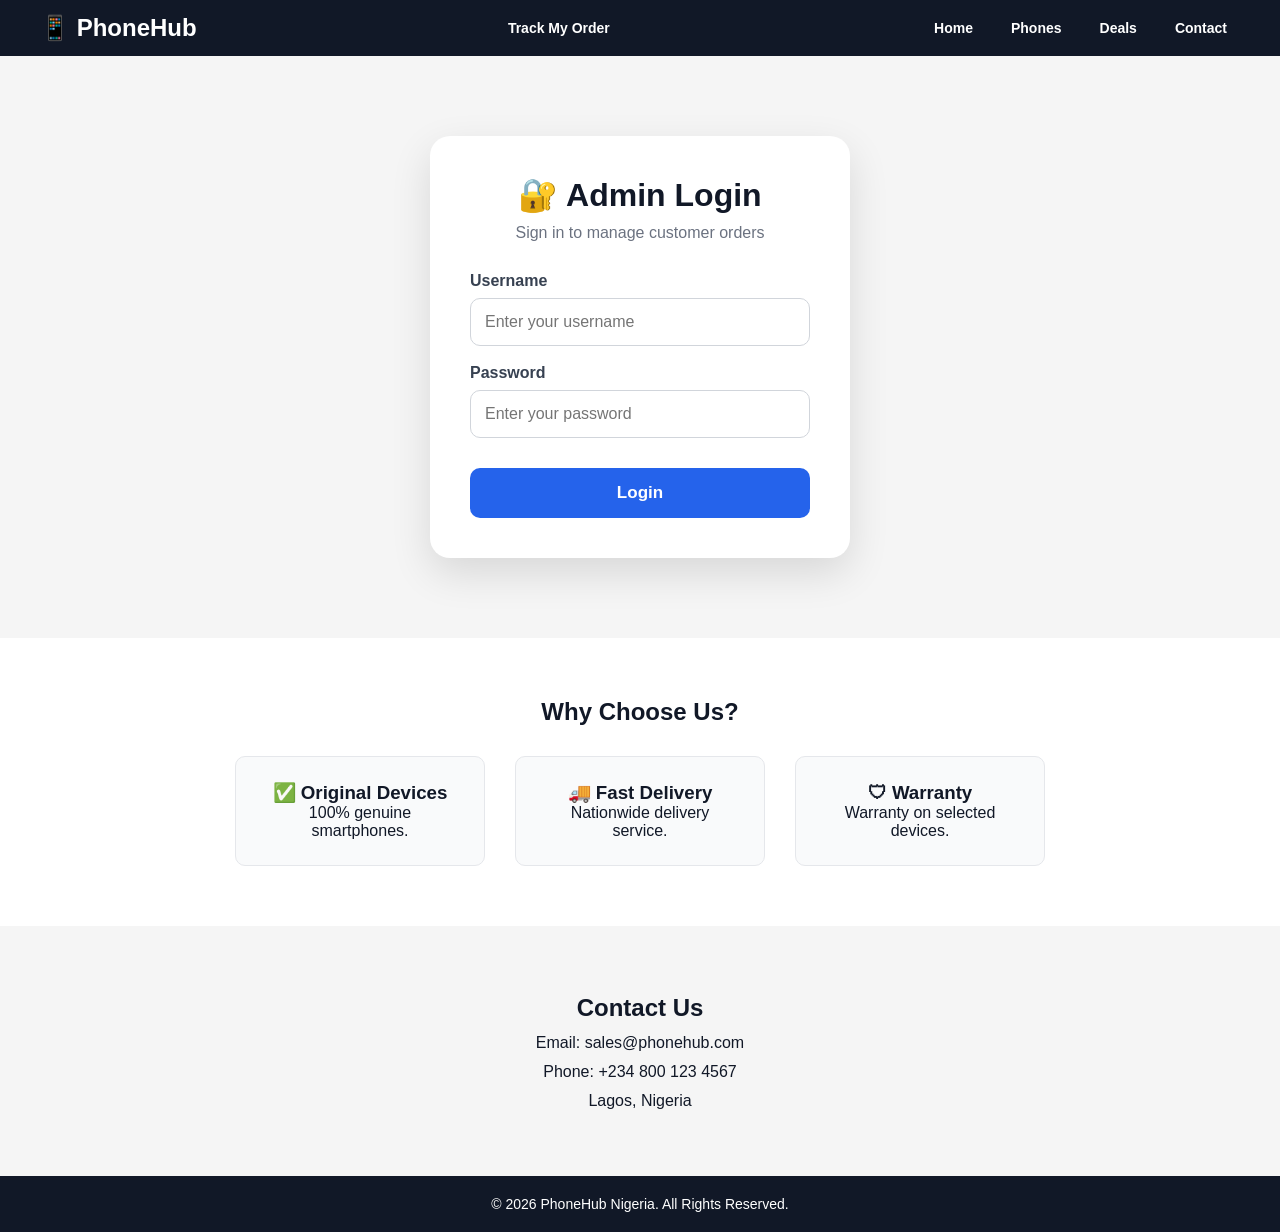
<file: templates/login.html>
<!DOCTYPE html>
<html lang="en">

<head>
    <meta charset="UTF-8">
    <meta name="viewport" content="width=device-width, initial-scale=1.0">
    <title>PhoneHub Nigeria</title>
    <link rel="stylesheet" href="../static/style.css">
    <!-- <img src="/static/images/iphone.jpg"> -->

    <style>
        .login-section {
            display: flex;
            justify-content: center;
            align-items: center;
            padding: 80px 20px;
        }

        .login-card {
            width: 100%;
            max-width: 420px;
            background: white;
            padding: 40px;
            border-radius: 20px;
            box-shadow: 0 15px 40px rgba(0, 0, 0, .12);
            text-align: center;
        }

        .login-card h1 {
            color: #111827;
            margin-bottom: 10px;
        }

        .login-card p {
            color: #6b7280;
            margin-bottom: 30px;
        }

        .login-card label {
            display: block;
            text-align: left;
            margin-top: 18px;
            font-weight: bold;
            color: #374151;
        }

        .login-card input {
            width: 100%;
            padding: 14px;
            margin-top: 8px;
            border: 1px solid #d1d5db;
            border-radius: 10px;
            font-size: 16px;
            box-sizing: border-box;
        }

        .login-card input:focus {
            outline: none;
            border-color: #2563eb;
            box-shadow: 0 0 8px rgba(37, 99, 235, .25);
        }

        .login-card button {
            width: 100%;
            margin-top: 30px;
            padding: 15px;
            border: none;
            border-radius: 10px;
            background: #2563eb;
            color: white;
            font-size: 17px;
            font-weight: bold;
            cursor: pointer;
            transition: .3s;
        }

        .login-card button:hover {
            background: #1d4ed8;
            transform: translateY(-2px);
        }
        
    </style>

</head>

<body>

    <nav>
        <div class="logo">📱 PhoneHub</div>
        <ul>
            <li><a href="/track">Track My Order</a></li>
        </ul>

        <ul>
            <li><a href="#">Home</a></li>
            <li><a href="#">Phones</a></li>
            <li><a href="#">Deals</a></li>
            <li><a href="#">Contact</a></li>
        </ul>
    </nav>





    <div class="login-section">
        <div class="login-card">
            <h1>🔐 Admin Login</h1>
            <p>Sign in to manage customer orders</p>
            <form action="/login" method="POST">
                <label>Username</label>
                <input type="text" name="adminname" placeholder="Enter your username" required>
                <label>Password</label>
                <input type="password" name="adminpassword" placeholder="Enter your password" required>
                <button type="submit"> Login </button>
            </form>
        </div>
    </div>





    <section class="features">
        <h2>Why Choose Us?</h2>

        <div class="feature-boxes">

            <div class="feature">
                <h3>✅ Original Devices</h3>
                <p>100% genuine smartphones.</p>
            </div>

            <div class="feature">
                <h3>🚚 Fast Delivery</h3>
                <p>Nationwide delivery service.</p>
            </div>

            <div class="feature">
                <h3>🛡 Warranty</h3>
                <p>Warranty on selected devices.</p>
            </div>

        </div>
    </section>

    <section class="contact">
        <h2>Contact Us</h2>
        <p>Email: sales@phonehub.com</p>
        <p>Phone: +234 800 123 4567</p>
        <p>Lagos, Nigeria</p>
    </section>

    <footer>
        <p>© 2026 PhoneHub Nigeria. All Rights Reserved.</p>
    </footer>

</body>

</html>
</file>
<file: static/style.css>
* {
    margin: 0;
    padding: 0;
    box-sizing: border-box;
    font-family: Arial, sans-serif;
}

html {
    scroll-behavior: smooth;
}

body {
    background: #f5f5f5;
    color: #111827;
}

/* Navigation */
/* Navigation */
nav {
    background: #111827;
    padding: 14px 40px;
    display: flex;
    justify-content: space-between;
    align-items: center;
    gap: 20px;
    position: sticky;
    top: 0;
    z-index: 100;
}

.logo {
    font-size: 24px;
    font-weight: bold;
    color: white;
    text-decoration: none;
    white-space: nowrap;
}

nav ul {
    display: flex;
    align-items: center;
    list-style: none;
    gap: 12px;
    margin: 0;
    padding: 0;
}

nav ul li a {
    text-decoration: none;
    color: white;
    font-weight: 600;
    font-size: 14px;
    padding: 8px 12px;
    border: 1px solid transparent;
    transition: all 0.3s ease;
    border-radius: 6px;
    white-space: nowrap;
}

nav ul li a:hover {
    border-color: white;
    background: rgba(255, 255, 255, 0.08);
}

.nav-cart-btn {
    background: #2563eb;
}

.nav-cart-btn:hover {
    background: #1d4ed8;
    border-color: transparent !important;
}

/* Navbar Search Form */
nav .nav-search {
    display: flex;
    align-items: center;
    gap: 8px;
    flex: 1;
    max-width: 480px;
}

nav .nav-search input,
nav .nav-search select,
nav .nav-search button {
    padding: 8px 12px;
    border-radius: 6px;
    border: 1px solid #374151;
    outline: none;
    font-size: 14px;
}

nav .nav-search input {
    flex: 2;
    background: #1f2937;
    color: white;
}

nav .nav-search select {
    background: #1f2937;
    color: white;
    cursor: pointer;
}

nav .nav-search button {
    background: #2563eb;
    color: white;
    border: none;
    font-weight: bold;
    cursor: pointer;
    transition: background 0.3s;
}

nav .nav-search button:hover {
    background: #1d4ed8;
}

.cart-btn{
    background:#2563eb;
    padding:12px 18px;
    border-radius:8px;
}

/* Hero Section */
.hero {
    min-height: 75vh;
    display: flex;
    justify-content: space-between;
    align-items: center;
    padding: 40px 80px;
    gap: 40px;
    background: #ffffff;
}

.hero-text {
    flex: 1;
}

.hero-tagline {
    color: #2563eb;
    font-weight: bold;
    text-transform: uppercase;
    letter-spacing: 1px;
    font-size: 14px;
}

.hero-title {
    font-size: 44px;
    margin: 12px 0 18px 0;
    line-height: 1.2;
}

.hero-description {
    color: #4b5563;
    font-size: 16px;
    line-height: 1.5;
    margin-bottom: 25px;
}

.hero-actions {
    display: flex;
    gap: 15px;
}

.hero-image {
    flex: 1;
    display: flex;
    justify-content: center;
}

.hero-image img {
    max-width: 100%;
    max-height: 400px;
    object-fit: contain;
    border-radius: 12px;
}

/* Buttons */
.btn {
    padding: 12px 24px;
    text-decoration: none;
    border-radius: 8px;
    font-weight: bold;
    display: inline-block;
    transition: background 0.3s;
}

.btn-primary {
    background: #2563eb;
    color: white;
}

.btn-primary:hover {
    background: #1d4ed8;
}

.btn-secondary {
    background: #e5e7eb;
    color: #111827;
}

.btn-secondary:hover {
    background: #d1d5db;
}


.product-container{
    display:flex;
    gap:40px;
    background:white;
    padding:30px;
    border-radius:15px;
    box-shadow:0 8px 20px rgba(0,0,0,.1);
    margin:40px auto;
    max-width:1100px;
}

.product-image{
    flex:1;
    display:flex;
    justify-content:center;
    align-items:center;
}

.product-image img{
    width:100%;
    max-width:350px;
    border-radius:12px;
    transition:.3s;
}

.product-image img:hover{
    transform:scale(1.05);
}


.product-info{
    flex:1;
}

.product-info h1{
    font-size:36px;
    margin-bottom:15px;
}

.product-info p{
    font-size:18px;
    margin:12px 0;
}

.product-info p:first-of-type{
    font-size:30px;
    color:#0a8f3d;
    font-weight:bold;
}

/* Products Section */
.products {
    padding: 60px 80px;
}

.products h2 {
    text-align: center;
    margin-bottom: 30px;
    font-size: 32px;
}

.search-info {
    text-align: center;
    margin-bottom: 20px;
    color: #4b5563;
    font-weight: 500;
}

.error-message {
    text-align: center;
    color: #dc2626;
    margin-bottom: 20px;
    font-weight: bold;
}

.product-grid {
    display: grid;
    grid-template-columns: repeat(auto-fill, minmax(240px, 1fr));
    gap: 25px;
}

/* Product Card */
.card {
    background: white;
    border-radius: 12px;
    padding: 20px;
    text-align: center;
    box-shadow: 0 4px 12px rgba(0, 0, 0, 0.05);
    transition: transform 0.3s ease, box-shadow 0.3s ease;
    display: flex;
    flex-direction: column;
    justify-content: space-between;
}

.card:hover {
    transform: translateY(-6px);
    box-shadow: 0 8px 20px rgba(0, 0, 0, 0.1);
}

.card img {
    width: 100%;
    height: 200px;
    object-fit: contain;
    border-radius: 8px;
    margin-bottom: 12px;
}

.brand {
    color: #6b7280;
    font-size: 12px;
    font-weight: bold;
    text-transform: uppercase;
    letter-spacing: 0.5px;
}

.card h3 {
    font-size: 18px;
    margin: 6px 0;
}

.price {
    color: #2563eb;
    font-size: 20px;
    font-weight: bold;
    margin: 8px 0 15px 0;
}

.buy-btn {
    width: 100%;
    background: #111827;
    color: white;
    border: none;
    padding: 10px 18px;
    border-radius: 6px;
    cursor: pointer;
    font-weight: bold;
    transition: background 0.3s;
}

.back-btn{
    display:inline-block;
    margin-top:20px;
    text-decoration:none;
    color:#333;
    font-weight:bold;
}

.buy-btn:hover {
    background: #2563eb;
}

/* Features */
.features {
    background: white;
    padding: 60px;
}

.features h2 {
    text-align: center;
    margin-bottom: 30px;
}

.feature-boxes {
    display: flex;
    justify-content: center;
    gap: 30px;
    flex-wrap: wrap;
}

.feature {
    width: 250px;
    background: #f9fafb;
    padding: 25px;
    border-radius: 10px;
    text-align: center;
    border: 1px solid #e5e7eb;
}

/* Contact */
.contact {
    padding: 60px;
    text-align: center;
    line-height: 1.8;
}

/* Footer */
footer {
    background: #111827;
    color: white;
    text-align: center;
    padding: 20px;
    font-size: 14px;
}

.details-btn {
    text-decoration: none;
    color: white;
    background: #2563eb;
    padding: 10px 18px;
    border-radius: 6px;
    display: inline-block;
    margin-bottom: 10px;
}


.cart-image img{
    width: 150px;
    height: 150px;
    object-fit: contain;
}
.cart-image{
    width: 200px;
    display: flex;
    justify-content: center;
    align-items: center;
}
.cart-card{
     display:flex;
    align-items:center; 
     gap:30px;
    background:white;
    padding:30px;
    border-radius:15px;
    margin-bottom:20px;
    box-shadow:0 4px 15px rgba(0,0,0,.08); 
}

.cart-container{
    width:90%;
    max-width:1100px;
    margin:auto;
}

.remove-btn{
    background:#dc2626;
    color:white;
    border:none;
    padding:10px 18px;
    border-radius:8px;
    cursor:all-scroll;
    margin-top:15px;
}

.remove-btn:hover{
    background:#b91c1c;
}

.cart-footer{
    text-align:right;
    margin-top:30px;
}

.checkout-btn{
    background:#2563eb;
    color:white;
    border:none;
    padding:14px 30px;
    border-radius:8px;
    cursor:crosshair;
    font-size:18px;
    font-weight:bold;
}

.checkout-btn:hover{
    background:#1d4ed8;
}

.nav-actions a{
    text-decoration:none;
    color:white;
    background:#2563eb;
    padding:10px 16px;
    border-radius:8px;
}

.nav-actions a:hover{
    background:#1d4ed8;
}

.empty-cart{
    text-align:center;
    background:white;
    padding:60px;
    border-radius:15px;
}

.logo a {
    text-decoration: none;
    color: inherit; /* Keeps the text color matching your design */
}


        /* General Cart Page Layout */
.cart-page-body {
    background-color: #f8fafc;
    font-family: 'Segoe UI', Tahoma, Geneva, Verdana, sans-serif;
    color: #1e293b;
    margin: 0;
    padding-bottom: 60px;
}

.cart-wrapper {
    max-width: 1200px;
    margin: 40px auto;
    padding: 0 20px;
}

.cart-title {
    font-size: 2rem;
    font-weight: 700;
    margin-bottom: 25px;
    display: flex;
    align-items: center;
    gap: 10px;
}

.item-badge {
    font-size: 1.2rem;
    color: #64748b;
}

/* Two-column Layout Grid */
.cart-grid {
    display: grid;
    grid-template-columns: 2fr 1fr;
    gap: 30px;
    align-items: start;
}

@media (max-width: 868px) {
    .cart-grid {
        grid-template-columns: 1fr;
    }
}

/* Cart Item Card Styling */
.cart-items-list {
    display: flex;
    flex-direction: column;
    gap: 20px;
}

.cart-card {
    background: #ffffff;
    border-radius: 12px;
    padding: 20px;
    display: flex;
    gap: 20px;
    box-shadow: 0 4px 6px -1px rgba(0, 0, 0, 0.05), 0 2px 4px -1px rgba(0, 0, 0, 0.03);
    border: 1px solid #e2e8f0;
    transition: transform 0.2s ease;
}

.cart-card:hover {
    transform: translateY(-2px);
}

.cart-image-wrapper {
    width: 110px;
    height: 110px;
    background: #f1f5f9;
    border-radius: 8px;
    display: flex;
    align-items: center;
    justify-content: center;
    overflow: hidden;
    flex-shrink: 0;
}

.cart-image-wrapper img {
    width: 100%;
    height: 100%;
    object-fit: cover;
}

.cart-info {
    flex-grow: 1;
    display: flex;
    flex-direction: column;
    justify-content: space-between;
}

.cart-item-header {
    display: flex;
    justify-content: space-between;
    align-items: flex-start;
}

.cart-item-header h2 {
    font-size: 1.15rem;
    margin: 0 0 5px 0;
    color: #0f172a;
}

.cart-price {
    font-weight: 700;
    color: #0284c7;
    font-size: 1.1rem;
}

.cart-meta {
    font-size: 0.9rem;
    color: #64748b;
    margin: 4px 0 15px 0;
}

.cart-actions-row {
    display: flex;
    justify-content: space-between;
    align-items: center;
}

.quantity-tag {
    font-size: 0.9rem;
    background: #f1f5f9;
    padding: 4px 10px;
    border-radius: 6px;
    color: #475569;
}

.remove-btn {
    background: transparent;
    color: #ef4444;
    border: none;
    font-weight: 600;
    font-size: 0.9rem;
    cursor: pointer;
    padding: 5px 10px;
    border-radius: 6px;
    transition: background 0.2s;
}

.remove-btn:hover {
    background: #fef2f2;
}

/* Order Summary Box */
.cart-summary-card {
    background: #ffffff;
    border-radius: 12px;
    padding: 25px;
    border: 1px solid #e2e8f0;
    box-shadow: 0 4px 6px -1px rgba(0, 0, 0, 0.05);
    position: sticky;
    top: 20px;
}

.cart-summary-card h2 {
    font-size: 1.25rem;
    margin-top: 0;
    margin-bottom: 20px;
    color: #0f172a;
}

.summary-line {
    display: flex;
    justify-content: space-between;
    margin-bottom: 12px;
    color: #475569;
    font-size: 0.95rem;
}

.free-shipping {
    color: #10b981;
    font-weight: 600;
}

.summary-divider {
    border: none;
    border-top: 1px solid #e2e8f0;
    margin: 15px 0;
}

.summary-total-line {
    display: flex;
    justify-content: space-between;
    font-size: 1.1rem;
    font-weight: 700;
    color: #0f172a;
    margin-bottom: 20px;
}

.final-total {
    color: #0284c7;
    font-size: 1.3rem;
}

.checkout-btn {
    width: 100%;
    background-color: #0284c7;
    color: white;
    border: none;
    padding: 14px;
    font-size: 1rem;
    font-weight: 600;
    border-radius: 8px;
    cursor: pointer;
    transition: background-color 0.2s;
}

.checkout-btn:hover {
    background-color: #0369a1;
}

/* Empty Cart Layout */
.empty-cart {
    background: white;
    text-align: center;
    padding: 60px 20px;
    border-radius: 12px;
    border: 1px solid #e2e8f0;
    max-width: 600px;
    margin: 60px auto;
}

.empty-icon {
    font-size: 3.5rem;
    margin-bottom: 15px;
}

.empty-cart h2 {
    color: #0f172a;
    margin-bottom: 8px;
}

.empty-cart p {
    color: #64748b;
    margin-bottom: 25px;
}

.shop-now-btn {
    display: inline-block;
    background: #0284c7;
    color: white;
    padding: 12px 24px;
    border-radius: 8px;
    text-decoration: none;
    font-weight: 600;
    transition: background 0.2s;
}

.shop-now-btn:hover {
    background: #0369a1;
}

.back-shopping-link {
    text-decoration: none;
    color: #475569;
    font-weight: 600;
    font-size: 0.95rem;
}

.back-shopping-link:hover {
    color: #0284c7;
}


.quantity-section{
    margin-top: 15px;
}

.quantity-controls{
    display: flex;
    align-items: center;
    gap: 10px;
}

.quantity-controls button{
    width: 35px;
    height: 35px;
    border: none;
    background: #0077cc;
    color: white;
    font-size: 20px;
    font-weight: bold;
    border-radius: 5px;
    cursor: pointer;
}

.quantity-controls button:hover{
    background: #005fa3;
}

.quantity-controls span{
    font-size: 18px;
    font-weight: bold;
    min-width: 30px;
    text-align: center;
}
</file>
